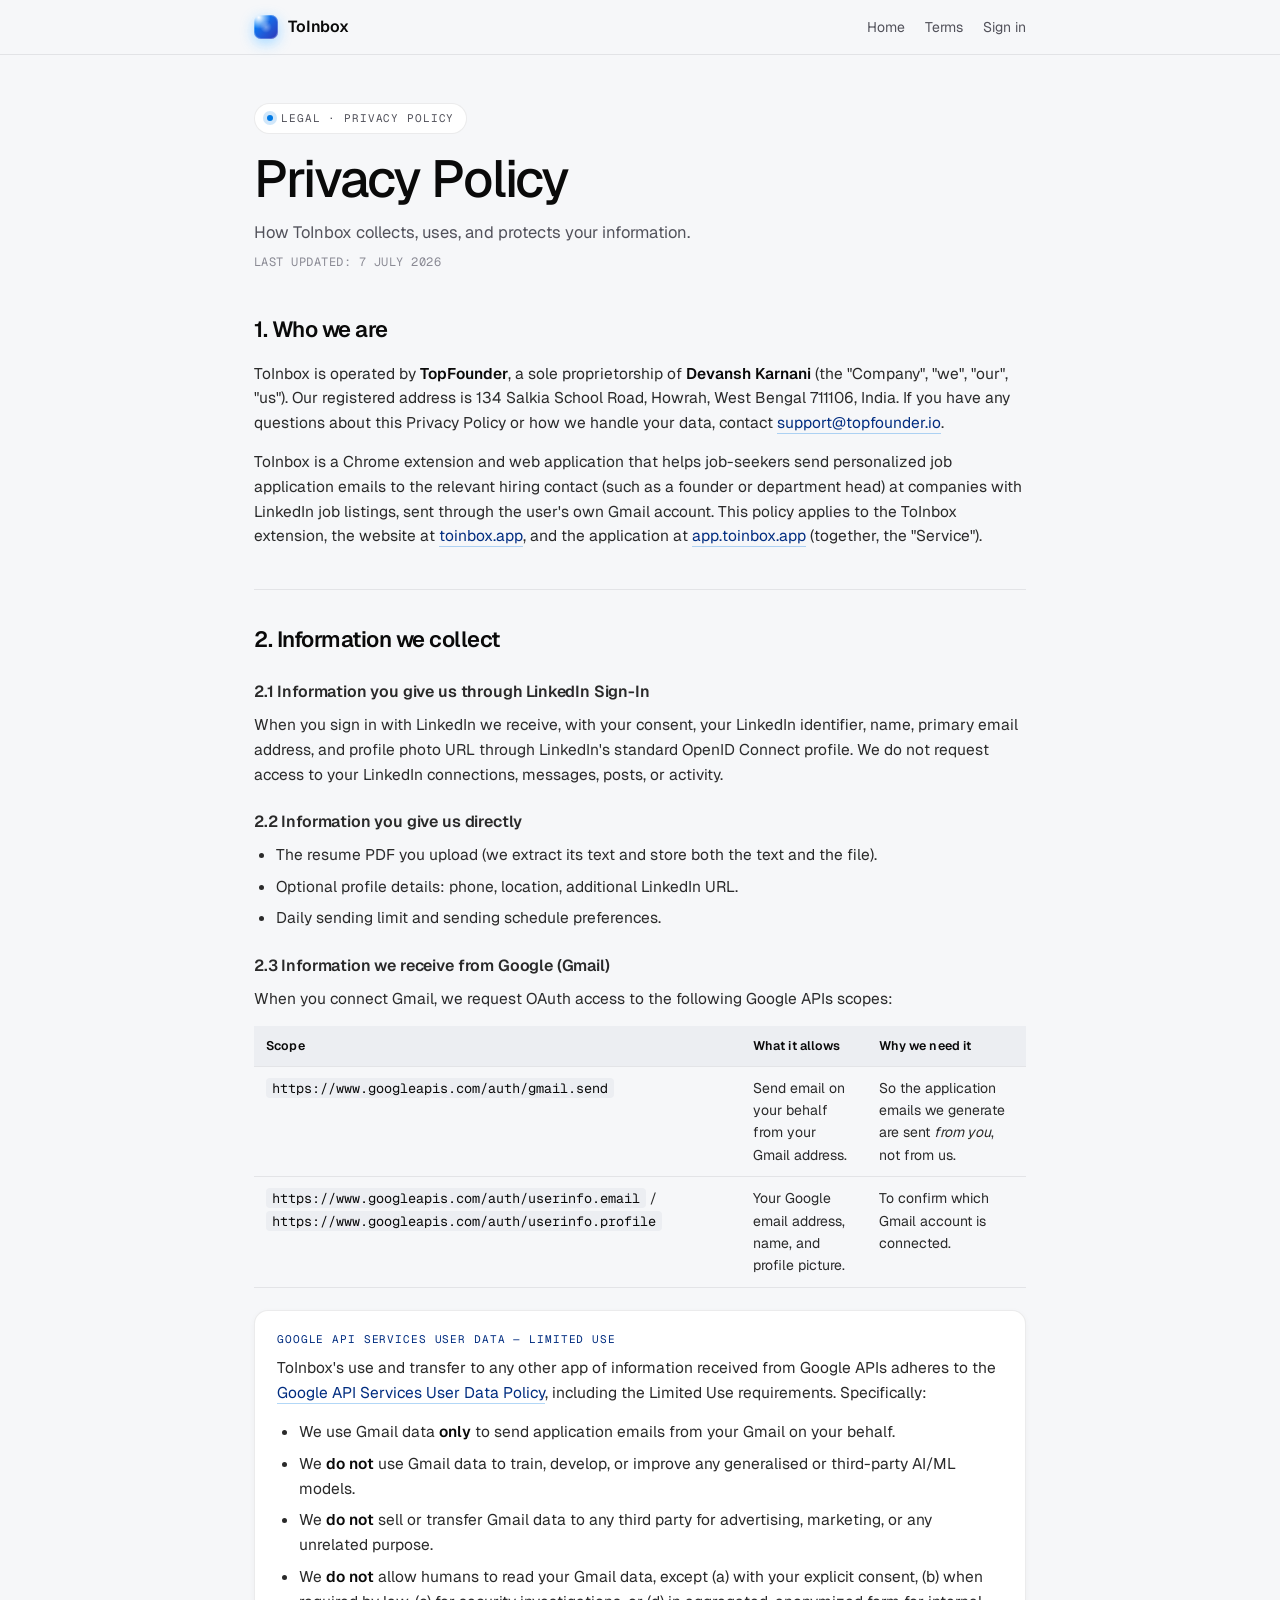
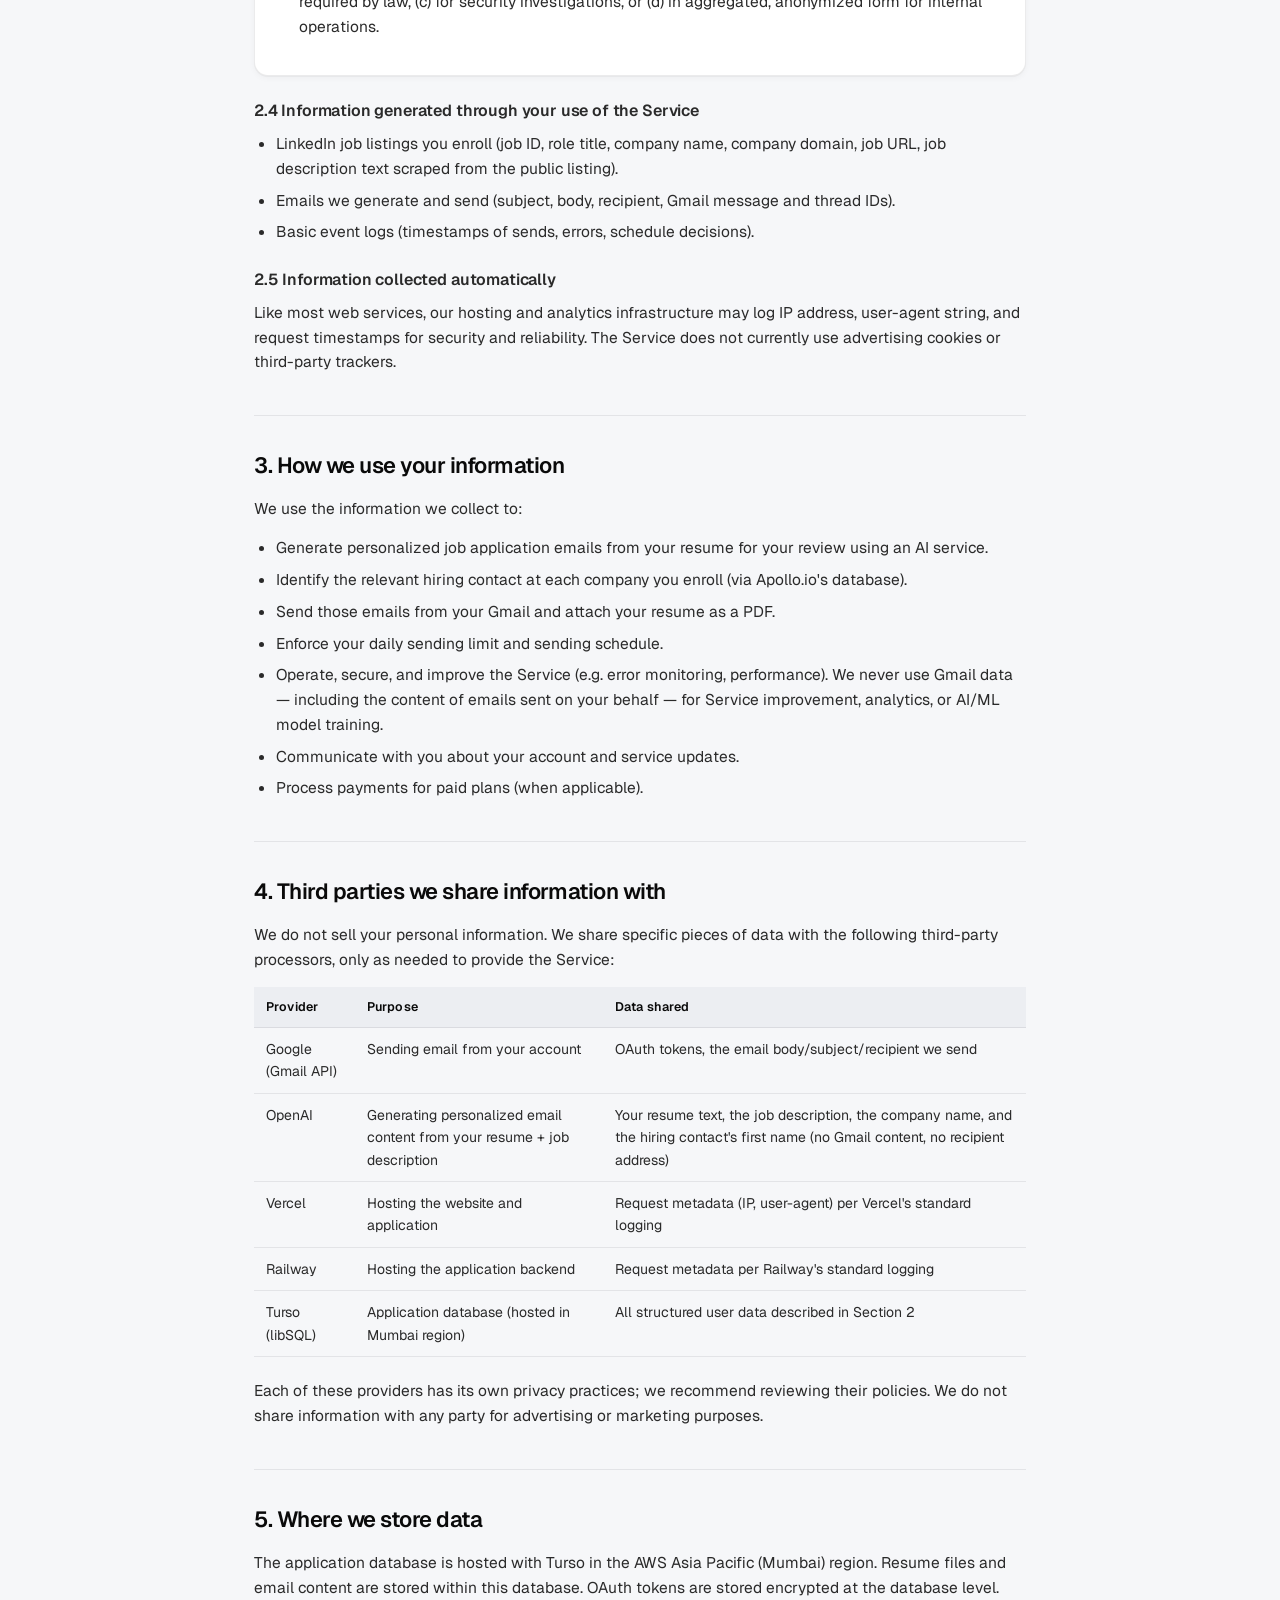
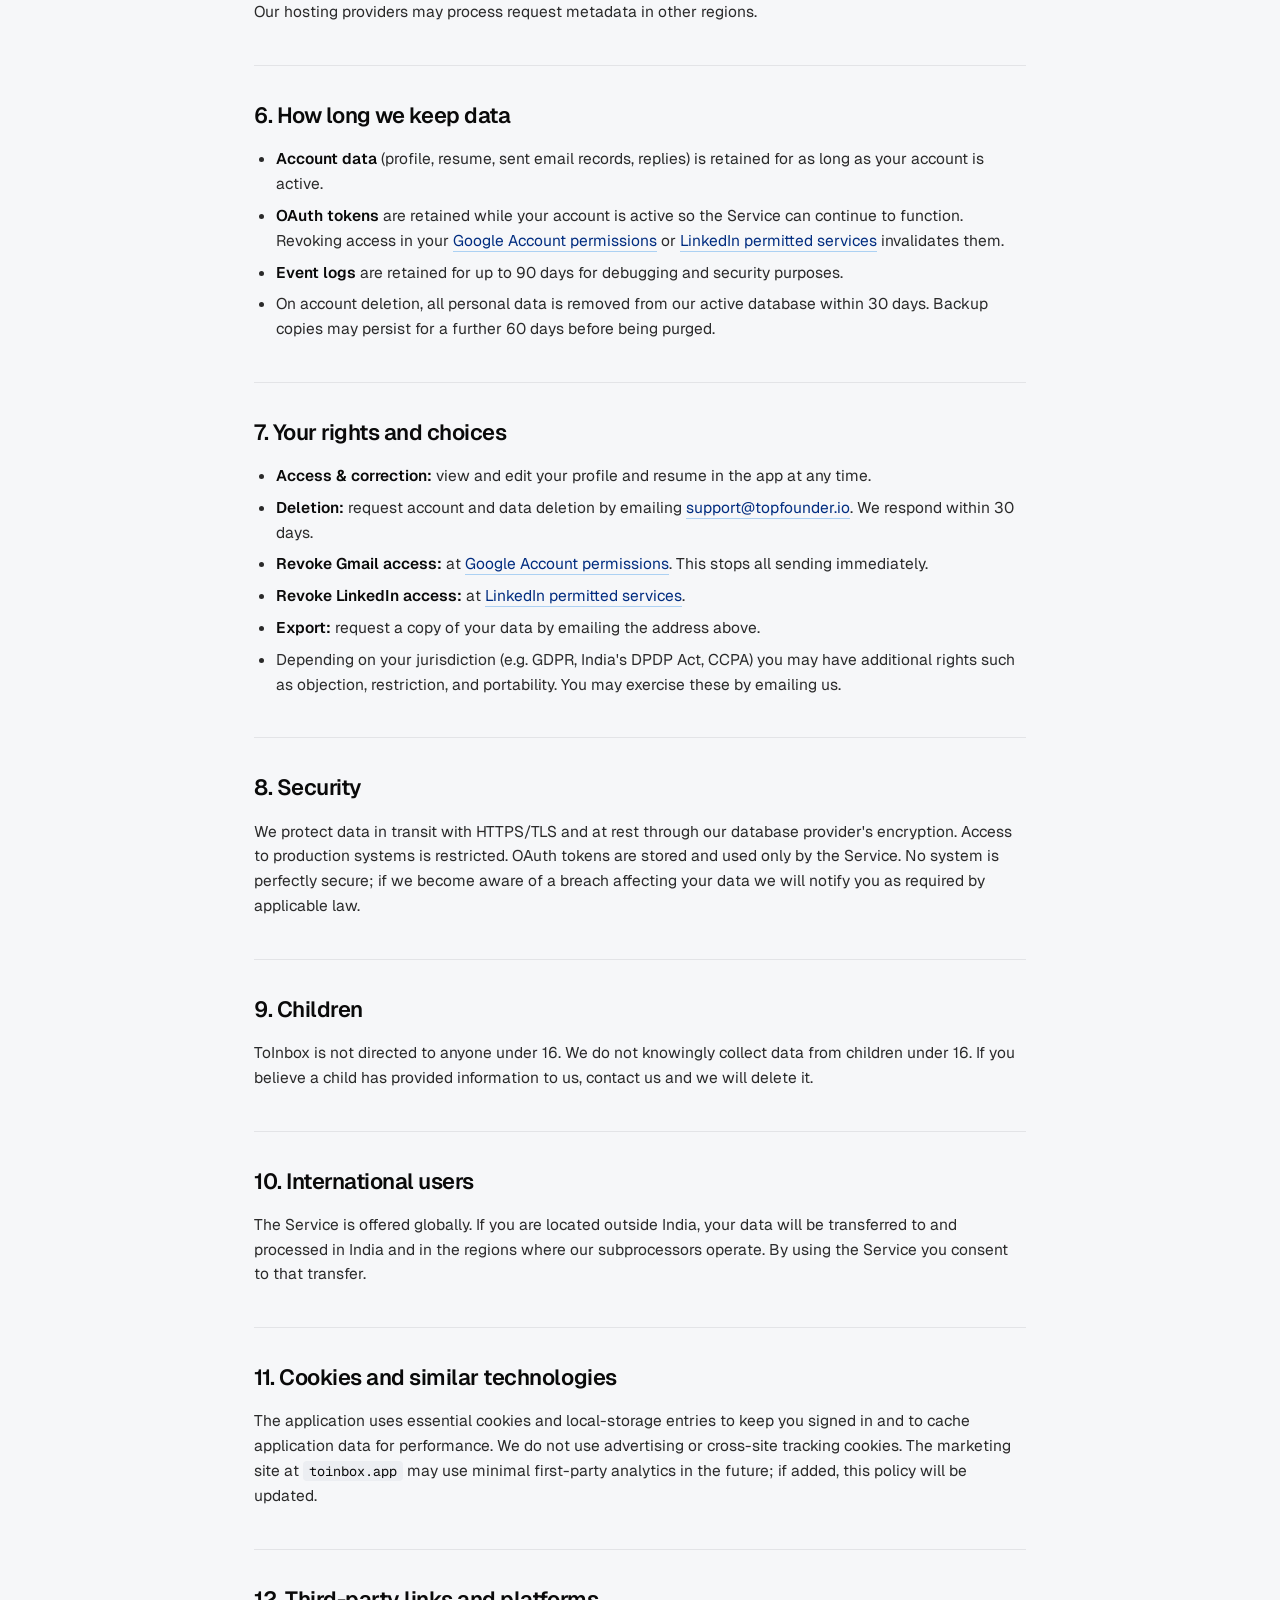
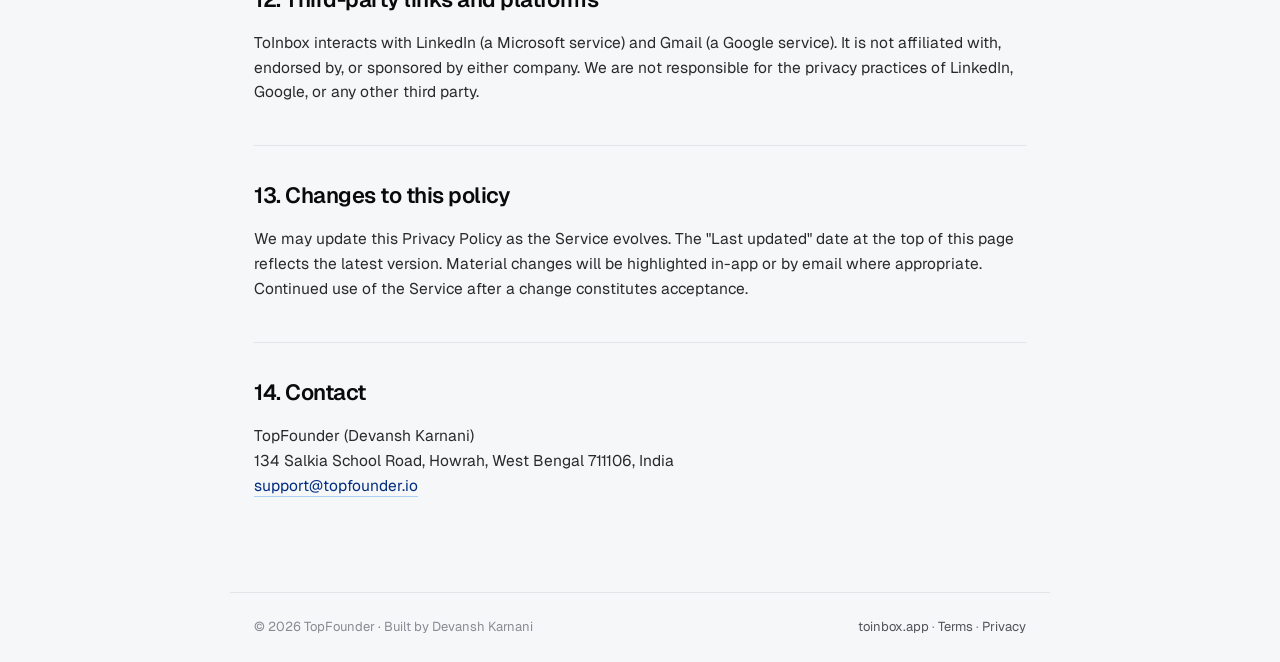
<file: privacy.html>
<!doctype html>
<html lang="en">
<head>
<meta charset="utf-8" />
<meta name="viewport" content="width=device-width, initial-scale=1" />
<title>Privacy Policy — ToInbox</title>
<link rel="preconnect" href="https://fonts.googleapis.com" />
<link rel="preconnect" href="https://fonts.gstatic.com" crossorigin />
<link href="https://fonts.googleapis.com/css2?family=Geist:wght@300;400;500;600;700&family=Geist+Mono:wght@400;500&display=swap" rel="stylesheet" />
<style>
  :root {
    --bg: #f6f7f9; --bg-elev: #ffffff; --bg-soft: #eceef2;
    --ink: #0a0a0a; --ink-2: #2a2a2a; --ink-3: #52525b; --ink-4: #8a8a94;
    --line: rgba(10,12,20,0.08); --line-2: rgba(10,12,20,0.14);
    --accent: oklch(0.58 0.19 252); --accent-ink: oklch(0.32 0.16 252);
    --font-sans: "Geist", ui-sans-serif, system-ui, -apple-system, sans-serif;
    --font-mono: "Geist Mono", ui-monospace, monospace;
    --shadow-1: 0 1px 0 rgba(10,10,10,0.04), 0 2px 6px rgba(10,10,10,0.04);
  }
  * { box-sizing: border-box; }
  html, body { margin: 0; padding: 0; }
  body { font-family: var(--font-sans); background: var(--bg); color: var(--ink); -webkit-font-smoothing: antialiased; line-height: 1.6; }
  a { color: var(--accent-ink); text-decoration: none; border-bottom: 1px solid color-mix(in oklab, var(--accent) 30%, transparent); }
  a:hover { color: var(--accent); }
  .nav { position: sticky; top: 0; z-index: 10; background: color-mix(in oklab, var(--bg) 92%, transparent); backdrop-filter: saturate(140%) blur(10px); border-bottom: 1px solid var(--line); }
  .nav-inner { max-width: 820px; margin: 0 auto; padding: 14px 24px; display: flex; align-items: center; justify-content: space-between; }
  .brand { display: inline-flex; align-items: center; gap: 10px; font-weight: 600; font-size: 16px; letter-spacing: -0.01em; color: var(--ink); }
  .brand-mark { width: 24px; height: 24px; border-radius: 7px; background: radial-gradient(120% 120% at 20% 10%, #fff 0%, transparent 40%), linear-gradient(135deg, oklch(0.65 0.21 252), oklch(0.42 0.2 270)); box-shadow: inset 0 0 0 1px rgba(255,255,255,0.25), 0 4px 14px oklch(0.7 0.21 252 / 0.35); position: relative; }
  .brand-mark::after { content: ""; position: absolute; inset: 5px; background: radial-gradient(60% 60% at 50% 50%, #fff 0%, transparent 70%); opacity: 0.4; border-radius: 5px; }
  .nav-links { display: flex; gap: 20px; font-size: 14px; color: var(--ink-3); }
  .nav-links a { color: inherit; border: none; }
  .nav-links a:hover { color: var(--ink); }
  main { max-width: 820px; margin: 0 auto; padding: 48px 24px 80px; }
  .eyebrow { display: inline-flex; align-items: center; gap: 8px; font-family: var(--font-mono); font-size: 11px; letter-spacing: 0.08em; text-transform: uppercase; color: var(--ink-3); padding: 6px 12px; border-radius: 999px; border: 1px solid var(--line); background: var(--bg-elev); margin-bottom: 18px; }
  .eyebrow .dot { width: 6px; height: 6px; border-radius: 50%; background: var(--accent); box-shadow: 0 0 0 4px color-mix(in oklab, var(--accent) 18%, transparent); }
  h1 { font-weight: 500; letter-spacing: -0.035em; line-height: 1.05; font-size: clamp(36px, 5vw, 52px); margin: 0 0 12px; }
  .lead { font-size: 16.5px; color: var(--ink-3); margin: 0 0 8px; }
  .meta { font-family: var(--font-mono); font-size: 12px; color: var(--ink-4); letter-spacing: 0.04em; text-transform: uppercase; margin-bottom: 36px; }
  h2 { font-weight: 600; letter-spacing: -0.022em; font-size: 22px; margin: 40px 0 14px; color: var(--ink); padding-top: 8px; border-top: 1px solid var(--line); padding-top: 32px; }
  h2:first-of-type { border-top: none; padding-top: 0; }
  h3 { font-weight: 600; font-size: 16px; margin: 22px 0 8px; color: var(--ink-2); letter-spacing: -0.01em; }
  p { margin: 0 0 14px; color: var(--ink-2); font-size: 15.5px; }
  ul, ol { margin: 0 0 16px; padding-left: 22px; color: var(--ink-2); font-size: 15.5px; }
  ul li, ol li { margin-bottom: 7px; }
  strong { color: var(--ink); font-weight: 600; }
  .callout { background: var(--bg-elev); border: 1px solid var(--line); border-radius: 14px; padding: 20px 22px; margin: 22px 0; box-shadow: var(--shadow-1); }
  .callout-title { font-family: var(--font-mono); font-size: 11px; letter-spacing: 0.08em; text-transform: uppercase; color: var(--accent-ink); margin-bottom: 8px; }
  table { width: 100%; border-collapse: collapse; margin: 12px 0 22px; font-size: 14px; }
  th, td { text-align: left; padding: 10px 12px; border-bottom: 1px solid var(--line); vertical-align: top; color: var(--ink-2); }
  th { font-weight: 600; color: var(--ink); background: var(--bg-soft); font-size: 12.5px; letter-spacing: 0.01em; }
  footer { max-width: 820px; margin: 0 auto; padding: 24px; border-top: 1px solid var(--line); color: var(--ink-4); font-size: 13px; display: flex; justify-content: space-between; flex-wrap: wrap; gap: 12px; }
  footer a { color: var(--ink-3); border: none; }
  code { font-family: var(--font-mono); font-size: 13.5px; background: var(--bg-soft); padding: 1px 6px; border-radius: 4px; color: var(--ink); }
</style>
</head>
<body>

<nav class="nav">
  <div class="nav-inner">
    <a href="/" class="brand" style="border:none;"><span class="brand-mark"></span> ToInbox</a>
    <div class="nav-links">
      <a href="/">Home</a>
      <a href="/terms.html">Terms</a>
      <a href="https://app.toinbox.app">Sign in</a>
    </div>
  </div>
</nav>

<main>
  <span class="eyebrow"><span class="dot"></span>Legal · privacy policy</span>
  <h1>Privacy Policy</h1>
  <p class="lead">How ToInbox collects, uses, and protects your information.</p>
  <p class="meta">Last updated: 7 July 2026</p>

  <h2>1. Who we are</h2>
  <p>
    ToInbox is operated by <strong>TopFounder</strong>, a sole proprietorship of
    <strong>Devansh Karnani</strong> (the "Company", "we", "our", "us"). Our registered address is
    134 Salkia School Road, Howrah, West Bengal 711106, India. If you have any questions about this
    Privacy Policy or how we handle your data, contact
    <a href="mailto:support@topfounder.io">support@topfounder.io</a>.
  </p>
  <p>
    ToInbox is a Chrome extension and web application that helps job-seekers send personalized
    job application emails to the relevant hiring contact (such as a founder or department head) at companies with LinkedIn job listings, sent through the user's own Gmail
    account. This policy applies to the ToInbox extension, the website at
    <a href="https://toinbox.app">toinbox.app</a>, and the application at
    <a href="https://app.toinbox.app">app.toinbox.app</a> (together, the "Service").
  </p>

  <h2>2. Information we collect</h2>

  <h3>2.1 Information you give us through LinkedIn Sign-In</h3>
  <p>
    When you sign in with LinkedIn we receive, with your consent, your LinkedIn identifier, name,
    primary email address, and profile photo URL through LinkedIn's standard OpenID Connect
    profile. We do not request access to your LinkedIn connections, messages, posts, or activity.
  </p>

  <h3>2.2 Information you give us directly</h3>
  <ul>
    <li>The resume PDF you upload (we extract its text and store both the text and the file).</li>
    <li>Optional profile details: phone, location, additional LinkedIn URL.</li>
    <li>Daily sending limit and sending schedule preferences.</li>
  </ul>

  <h3>2.3 Information we receive from Google (Gmail)</h3>
  <p>
    When you connect Gmail, we request OAuth access to the following Google APIs scopes:
  </p>
  <table>
    <thead><tr><th>Scope</th><th>What it allows</th><th>Why we need it</th></tr></thead>
    <tbody>
      <tr>
        <td><code>https://www.googleapis.com/auth/gmail.send</code></td>
        <td>Send email on your behalf from your Gmail address.</td>
        <td>So the application emails we generate are sent <em>from you</em>, not from us.</td>
      </tr>
      <tr>
        <td><code>https://www.googleapis.com/auth/userinfo.email</code> / <code>https://www.googleapis.com/auth/userinfo.profile</code></td>
        <td>Your Google email address, name, and profile picture.</td>
        <td>To confirm which Gmail account is connected.</td>
      </tr>
    </tbody>
  </table>

  <div class="callout">
    <div class="callout-title">Google API Services User Data — limited use</div>
    <p>
      ToInbox's use and transfer to any other app of information received from Google APIs adheres
      to the
      <a href="https://developers.google.com/terms/api-services-user-data-policy">Google API Services User Data Policy</a>,
      including the Limited Use requirements. Specifically:
    </p>
    <ul>
      <li>We use Gmail data <strong>only</strong> to send application emails from your Gmail on your behalf.</li>
      <li>We <strong>do not</strong> use Gmail data to train, develop, or improve any generalised or third-party AI/ML models.</li>
      <li>We <strong>do not</strong> sell or transfer Gmail data to any third party for advertising, marketing, or any unrelated purpose.</li>
      <li>We <strong>do not</strong> allow humans to read your Gmail data, except (a) with your explicit consent, (b) when required by law, (c) for security investigations, or (d) in aggregated, anonymized form for internal operations.</li>
    </ul>
  </div>

  <h3>2.4 Information generated through your use of the Service</h3>
  <ul>
    <li>LinkedIn job listings you enroll (job ID, role title, company name, company domain, job URL, job description text scraped from the public listing).</li>
    <li>Emails we generate and send (subject, body, recipient, Gmail message and thread IDs).</li>
    <li>Basic event logs (timestamps of sends, errors, schedule decisions).</li>
  </ul>

  <h3>2.5 Information collected automatically</h3>
  <p>
    Like most web services, our hosting and analytics infrastructure may log IP address, user-agent
    string, and request timestamps for security and reliability. The Service does not currently use
    advertising cookies or third-party trackers.
  </p>

  <h2>3. How we use your information</h2>
  <p>We use the information we collect to:</p>
  <ul>
    <li>Generate personalized job application emails from your resume for your review using an AI service.</li>
    <li>Identify the relevant hiring contact at each company you enroll (via Apollo.io's database).</li>
    <li>Send those emails from your Gmail and attach your resume as a PDF.</li>
    <li>Enforce your daily sending limit and sending schedule.</li>
    <li>Operate, secure, and improve the Service (e.g. error monitoring, performance). We never use Gmail data — including the content of emails sent on your behalf — for Service improvement, analytics, or AI/ML model training.</li>
    <li>Communicate with you about your account and service updates.</li>
    <li>Process payments for paid plans (when applicable).</li>
  </ul>

  <h2>4. Third parties we share information with</h2>
  <p>
    We do not sell your personal information. We share specific pieces of data with the following
    third-party processors, only as needed to provide the Service:
  </p>
  <table>
    <thead><tr><th>Provider</th><th>Purpose</th><th>Data shared</th></tr></thead>
    <tbody>
      <tr><td>Google (Gmail API)</td><td>Sending email from your account</td><td>OAuth tokens, the email body/subject/recipient we send</td></tr>
      <tr><td>OpenAI</td><td>Generating personalized email content from your resume + job description</td><td>Your resume text, the job description, the company name, and the hiring contact's first name (no Gmail content, no recipient address)</td></tr>
      <tr><td>Vercel</td><td>Hosting the website and application</td><td>Request metadata (IP, user-agent) per Vercel's standard logging</td></tr>
      <tr><td>Railway</td><td>Hosting the application backend</td><td>Request metadata per Railway's standard logging</td></tr>
      <tr><td>Turso (libSQL)</td><td>Application database (hosted in Mumbai region)</td><td>All structured user data described in Section 2</td></tr>
    </tbody>
  </table>
  <p>
    Each of these providers has its own privacy practices; we recommend reviewing their policies.
    We do not share information with any party for advertising or marketing purposes.
  </p>

  <h2>5. Where we store data</h2>
  <p>
    The application database is hosted with Turso in the AWS Asia Pacific (Mumbai) region. Resume
    files and email content are stored within this database. OAuth tokens are stored encrypted at
    the database level. Our hosting providers may process request metadata in other regions.
  </p>

  <h2>6. How long we keep data</h2>
  <ul>
    <li><strong>Account data</strong> (profile, resume, sent email records, replies) is retained for as long as your account is active.</li>
    <li><strong>OAuth tokens</strong> are retained while your account is active so the Service can continue to function. Revoking access in your <a href="https://myaccount.google.com/permissions">Google Account permissions</a> or <a href="https://www.linkedin.com/psettings/permitted-services">LinkedIn permitted services</a> invalidates them.</li>
    <li><strong>Event logs</strong> are retained for up to 90 days for debugging and security purposes.</li>
    <li>On account deletion, all personal data is removed from our active database within 30 days. Backup copies may persist for a further 60 days before being purged.</li>
  </ul>

  <h2>7. Your rights and choices</h2>
  <ul>
    <li><strong>Access &amp; correction:</strong> view and edit your profile and resume in the app at any time.</li>
    <li><strong>Deletion:</strong> request account and data deletion by emailing <a href="mailto:support@topfounder.io">support@topfounder.io</a>. We respond within 30 days.</li>
    <li><strong>Revoke Gmail access:</strong> at <a href="https://myaccount.google.com/permissions">Google Account permissions</a>. This stops all sending immediately.</li>
    <li><strong>Revoke LinkedIn access:</strong> at <a href="https://www.linkedin.com/psettings/permitted-services">LinkedIn permitted services</a>.</li>
    <li><strong>Export:</strong> request a copy of your data by emailing the address above.</li>
    <li>Depending on your jurisdiction (e.g. GDPR, India's DPDP Act, CCPA) you may have additional rights such as objection, restriction, and portability. You may exercise these by emailing us.</li>
  </ul>

  <h2>8. Security</h2>
  <p>
    We protect data in transit with HTTPS/TLS and at rest through our database provider's
    encryption. Access to production systems is restricted. OAuth tokens are stored and used only
    by the Service. No system is perfectly secure; if we become aware of a breach affecting your
    data we will notify you as required by applicable law.
  </p>

  <h2>9. Children</h2>
  <p>
    ToInbox is not directed to anyone under 16. We do not knowingly collect data from children
    under 16. If you believe a child has provided information to us, contact us and we will delete it.
  </p>

  <h2>10. International users</h2>
  <p>
    The Service is offered globally. If you are located outside India, your data will be transferred
    to and processed in India and in the regions where our subprocessors operate. By using the
    Service you consent to that transfer.
  </p>

  <h2>11. Cookies and similar technologies</h2>
  <p>
    The application uses essential cookies and local-storage entries to keep you signed in and to
    cache application data for performance. We do not use advertising or cross-site tracking
    cookies. The marketing site at <code>toinbox.app</code> may use minimal first-party analytics
    in the future; if added, this policy will be updated.
  </p>

  <h2>12. Third-party links and platforms</h2>
  <p>
    ToInbox interacts with LinkedIn (a Microsoft service) and Gmail (a Google service). It is not
    affiliated with, endorsed by, or sponsored by either company. We are not responsible for the
    privacy practices of LinkedIn, Google, or any other third party.
  </p>

  <h2>13. Changes to this policy</h2>
  <p>
    We may update this Privacy Policy as the Service evolves. The "Last updated" date at the top of
    this page reflects the latest version. Material changes will be highlighted in-app or by email
    where appropriate. Continued use of the Service after a change constitutes acceptance.
  </p>

  <h2>14. Contact</h2>
  <p>
    TopFounder (Devansh Karnani)<br />
    134 Salkia School Road, Howrah, West Bengal 711106, India<br />
    <a href="mailto:support@topfounder.io">support@topfounder.io</a>
  </p>
</main>

<footer>
  <span>© 2026 TopFounder · Built by Devansh Karnani</span>
  <span><a href="/">toinbox.app</a> · <a href="/terms.html">Terms</a> · <a href="/privacy.html">Privacy</a></span>
</footer>

</body>
</html>
</file>
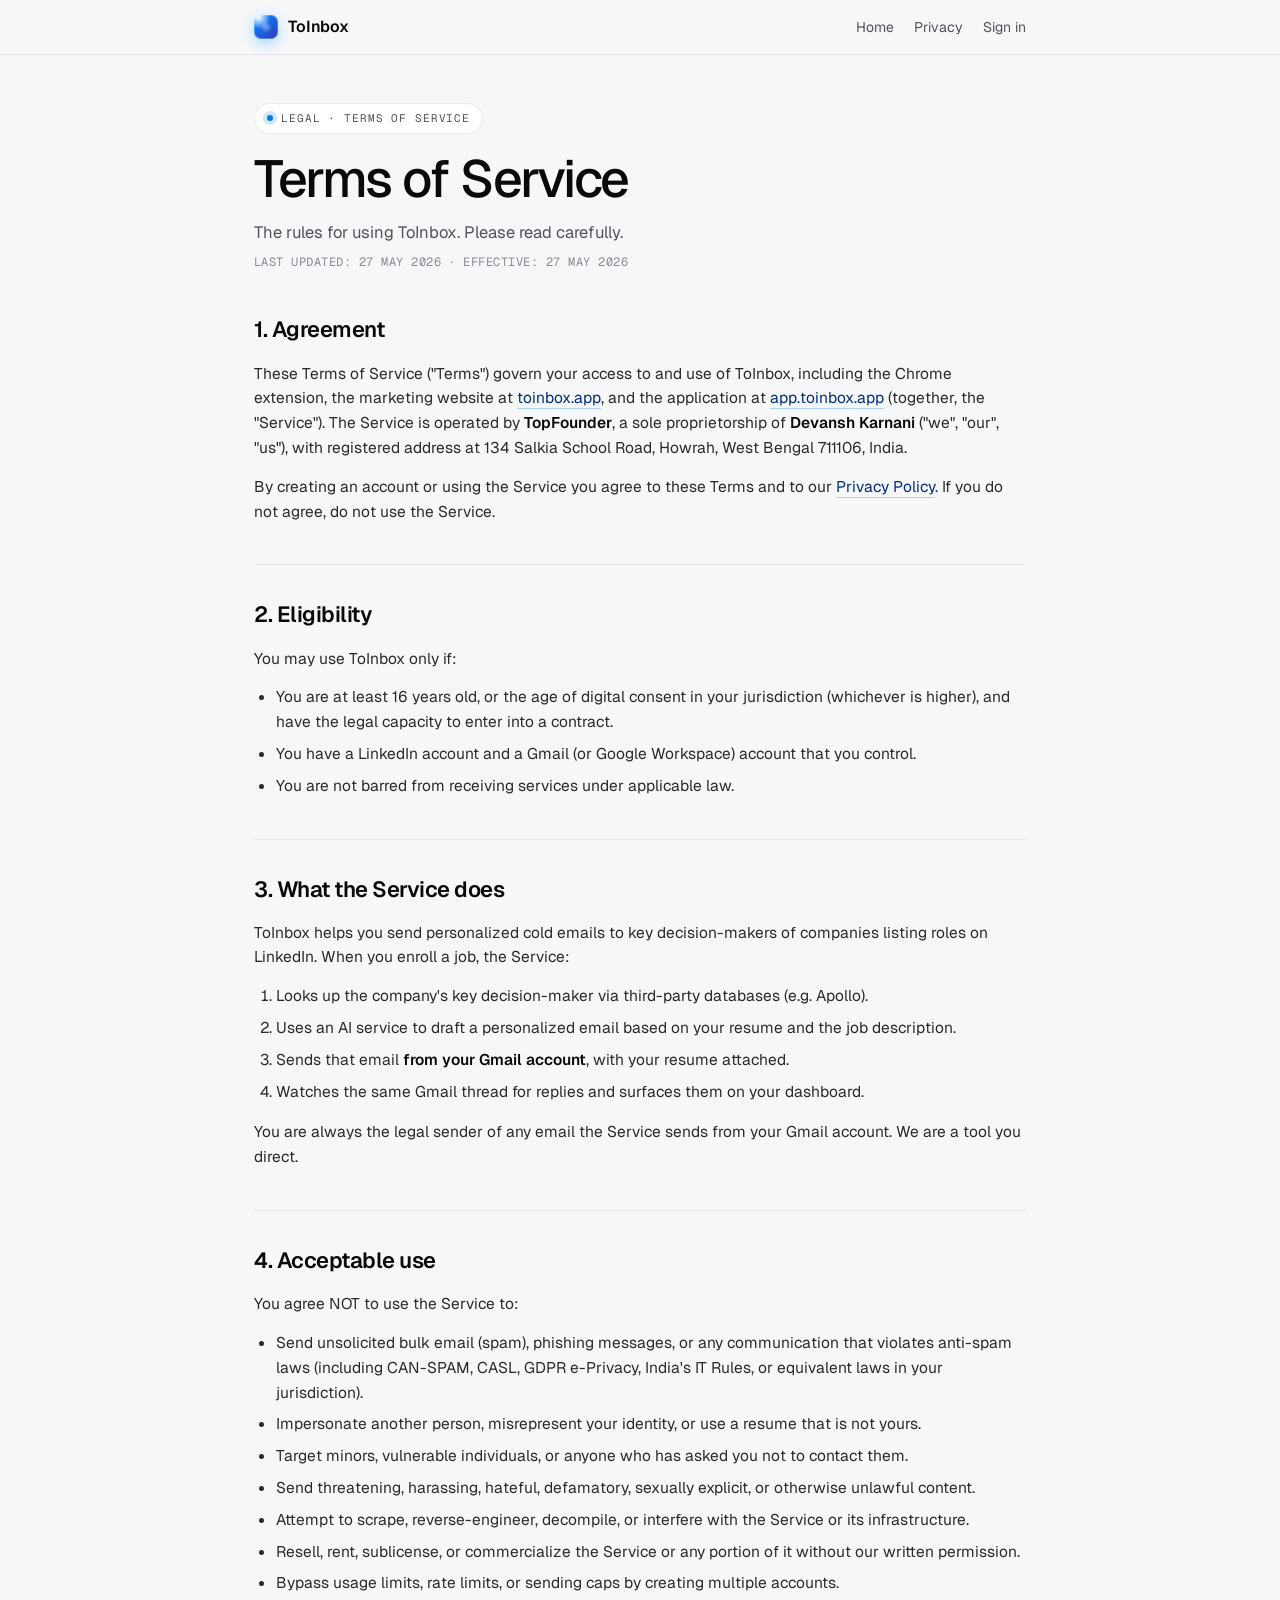
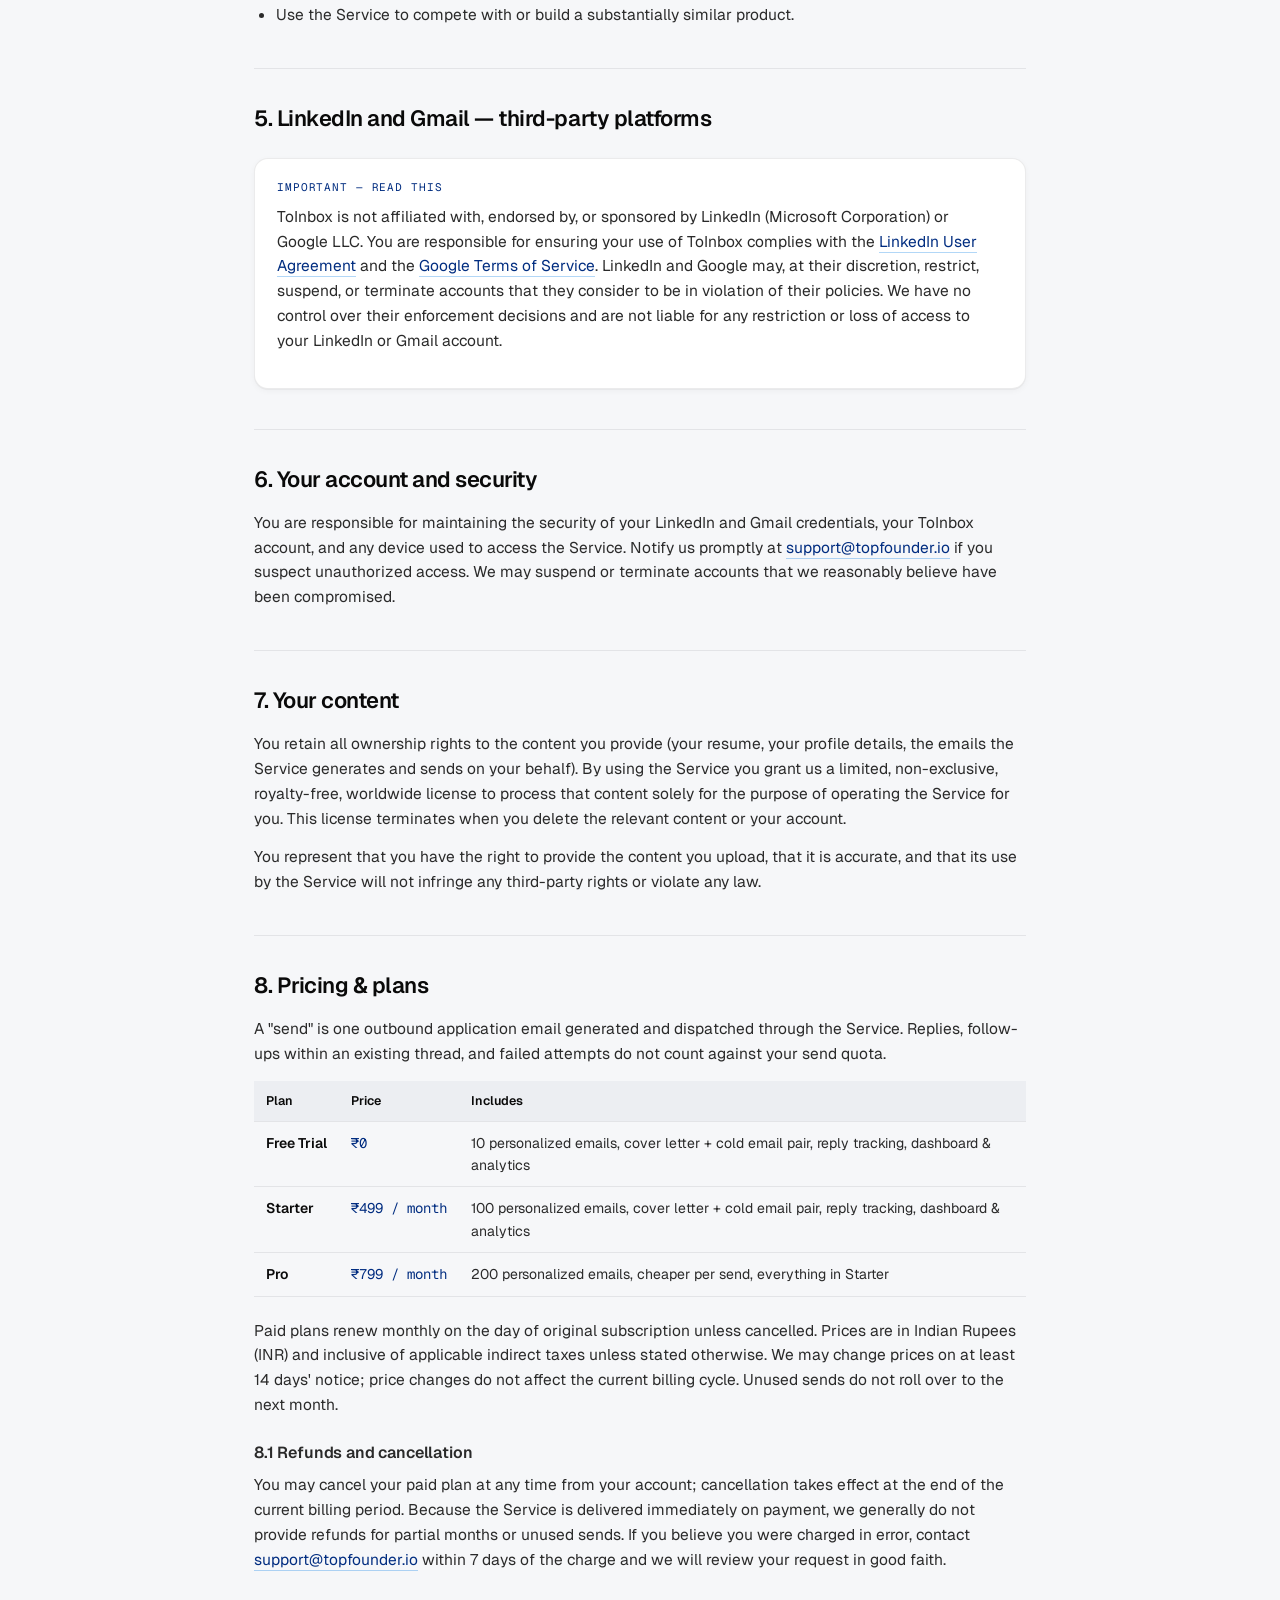
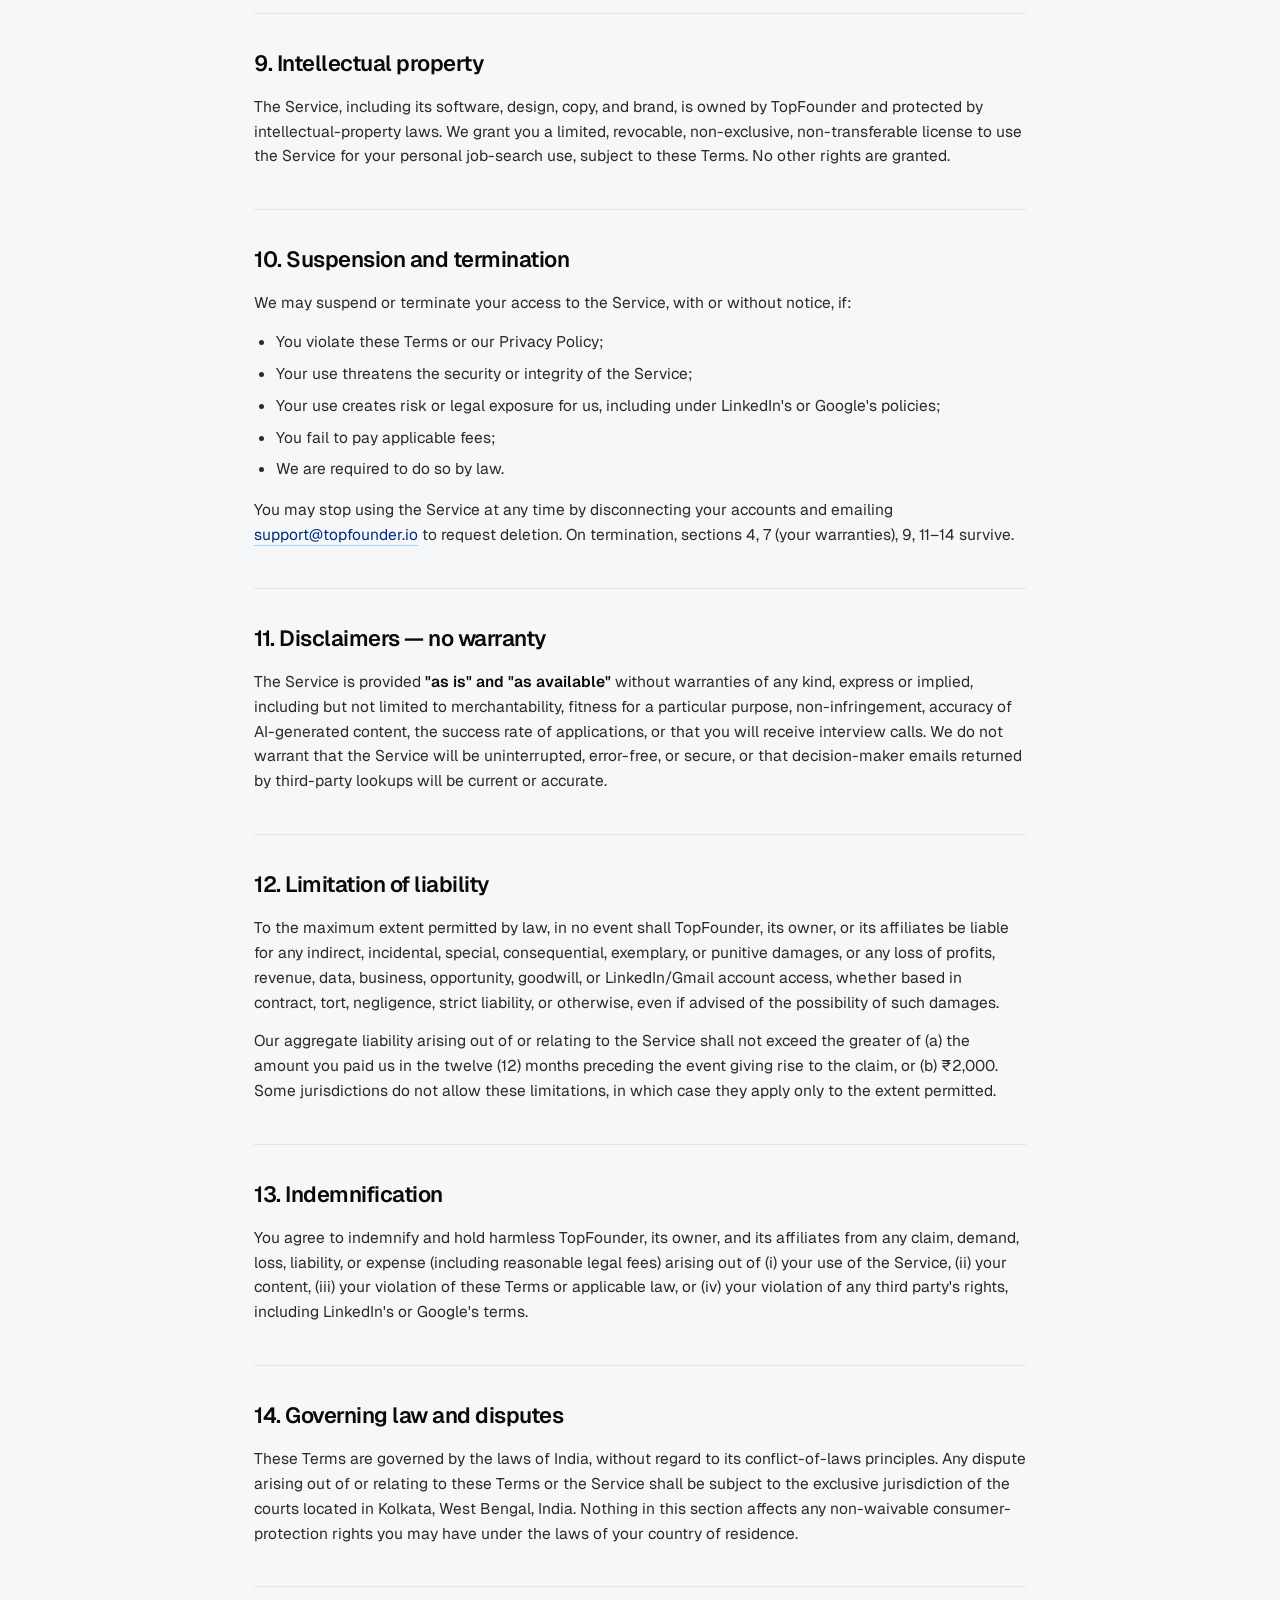
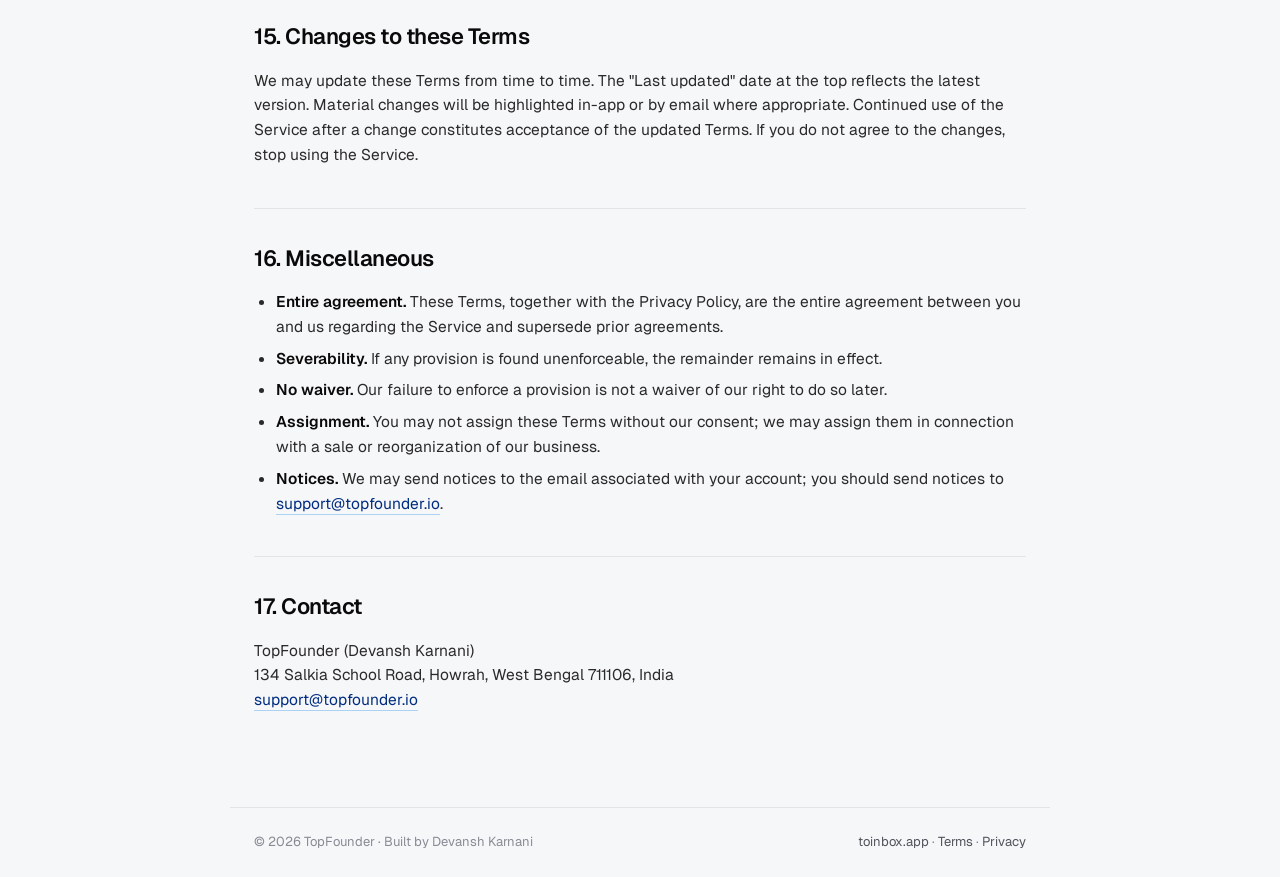
<file: terms.html>
<!doctype html>
<html lang="en">
<head>
<meta charset="utf-8" />
<meta name="viewport" content="width=device-width, initial-scale=1" />
<title>Terms of Service — ToInbox</title>
<link rel="preconnect" href="https://fonts.googleapis.com" />
<link rel="preconnect" href="https://fonts.gstatic.com" crossorigin />
<link href="https://fonts.googleapis.com/css2?family=Geist:wght@300;400;500;600;700&family=Geist+Mono:wght@400;500&display=swap" rel="stylesheet" />
<style>
  :root {
    --bg: #f6f7f9; --bg-elev: #ffffff; --bg-soft: #eceef2;
    --ink: #0a0a0a; --ink-2: #2a2a2a; --ink-3: #52525b; --ink-4: #8a8a94;
    --line: rgba(10,12,20,0.08); --line-2: rgba(10,12,20,0.14);
    --accent: oklch(0.58 0.19 252); --accent-ink: oklch(0.32 0.16 252);
    --font-sans: "Geist", ui-sans-serif, system-ui, -apple-system, sans-serif;
    --font-mono: "Geist Mono", ui-monospace, monospace;
    --shadow-1: 0 1px 0 rgba(10,10,10,0.04), 0 2px 6px rgba(10,10,10,0.04);
  }
  * { box-sizing: border-box; }
  html, body { margin: 0; padding: 0; }
  body { font-family: var(--font-sans); background: var(--bg); color: var(--ink); -webkit-font-smoothing: antialiased; line-height: 1.6; }
  a { color: var(--accent-ink); text-decoration: none; border-bottom: 1px solid color-mix(in oklab, var(--accent) 30%, transparent); }
  a:hover { color: var(--accent); }
  .nav { position: sticky; top: 0; z-index: 10; background: color-mix(in oklab, var(--bg) 92%, transparent); backdrop-filter: saturate(140%) blur(10px); border-bottom: 1px solid var(--line); }
  .nav-inner { max-width: 820px; margin: 0 auto; padding: 14px 24px; display: flex; align-items: center; justify-content: space-between; }
  .brand { display: inline-flex; align-items: center; gap: 10px; font-weight: 600; font-size: 16px; letter-spacing: -0.01em; color: var(--ink); }
  .brand-mark { width: 24px; height: 24px; border-radius: 7px; background: radial-gradient(120% 120% at 20% 10%, #fff 0%, transparent 40%), linear-gradient(135deg, oklch(0.65 0.21 252), oklch(0.42 0.2 270)); box-shadow: inset 0 0 0 1px rgba(255,255,255,0.25), 0 4px 14px oklch(0.7 0.21 252 / 0.35); position: relative; }
  .brand-mark::after { content: ""; position: absolute; inset: 5px; background: radial-gradient(60% 60% at 50% 50%, #fff 0%, transparent 70%); opacity: 0.4; border-radius: 5px; }
  .nav-links { display: flex; gap: 20px; font-size: 14px; color: var(--ink-3); }
  .nav-links a { color: inherit; border: none; }
  .nav-links a:hover { color: var(--ink); }
  main { max-width: 820px; margin: 0 auto; padding: 48px 24px 80px; }
  .eyebrow { display: inline-flex; align-items: center; gap: 8px; font-family: var(--font-mono); font-size: 11px; letter-spacing: 0.08em; text-transform: uppercase; color: var(--ink-3); padding: 6px 12px; border-radius: 999px; border: 1px solid var(--line); background: var(--bg-elev); margin-bottom: 18px; }
  .eyebrow .dot { width: 6px; height: 6px; border-radius: 50%; background: var(--accent); box-shadow: 0 0 0 4px color-mix(in oklab, var(--accent) 18%, transparent); }
  h1 { font-weight: 500; letter-spacing: -0.035em; line-height: 1.05; font-size: clamp(36px, 5vw, 52px); margin: 0 0 12px; }
  .lead { font-size: 16.5px; color: var(--ink-3); margin: 0 0 8px; }
  .meta { font-family: var(--font-mono); font-size: 12px; color: var(--ink-4); letter-spacing: 0.04em; text-transform: uppercase; margin-bottom: 36px; }
  h2 { font-weight: 600; letter-spacing: -0.022em; font-size: 22px; margin: 40px 0 14px; color: var(--ink); border-top: 1px solid var(--line); padding-top: 32px; }
  h2:first-of-type { border-top: none; padding-top: 0; }
  h3 { font-weight: 600; font-size: 16px; margin: 22px 0 8px; color: var(--ink-2); letter-spacing: -0.01em; }
  p { margin: 0 0 14px; color: var(--ink-2); font-size: 15.5px; }
  ul, ol { margin: 0 0 16px; padding-left: 22px; color: var(--ink-2); font-size: 15.5px; }
  ul li, ol li { margin-bottom: 7px; }
  strong { color: var(--ink); font-weight: 600; }
  .callout { background: var(--bg-elev); border: 1px solid var(--line); border-radius: 14px; padding: 20px 22px; margin: 22px 0; box-shadow: var(--shadow-1); }
  .callout-title { font-family: var(--font-mono); font-size: 11px; letter-spacing: 0.08em; text-transform: uppercase; color: var(--accent-ink); margin-bottom: 8px; }
  table { width: 100%; border-collapse: collapse; margin: 12px 0 22px; font-size: 14px; }
  th, td { text-align: left; padding: 10px 12px; border-bottom: 1px solid var(--line); vertical-align: top; color: var(--ink-2); }
  th { font-weight: 600; color: var(--ink); background: var(--bg-soft); font-size: 12.5px; }
  .price-row td:first-child { font-weight: 600; color: var(--ink); white-space: nowrap; }
  .price-amt { font-family: var(--font-mono); white-space: nowrap; color: var(--accent-ink); }
  footer { max-width: 820px; margin: 0 auto; padding: 24px; border-top: 1px solid var(--line); color: var(--ink-4); font-size: 13px; display: flex; justify-content: space-between; flex-wrap: wrap; gap: 12px; }
  footer a { color: var(--ink-3); border: none; }
  code { font-family: var(--font-mono); font-size: 13.5px; background: var(--bg-soft); padding: 1px 6px; border-radius: 4px; color: var(--ink); }
</style>
</head>
<body>

<nav class="nav">
  <div class="nav-inner">
    <a href="/" class="brand" style="border:none;"><span class="brand-mark"></span> ToInbox</a>
    <div class="nav-links">
      <a href="/">Home</a>
      <a href="/privacy.html">Privacy</a>
      <a href="https://app.toinbox.app">Sign in</a>
    </div>
  </div>
</nav>

<main>
  <span class="eyebrow"><span class="dot"></span>Legal · terms of service</span>
  <h1>Terms of Service</h1>
  <p class="lead">The rules for using ToInbox. Please read carefully.</p>
  <p class="meta">Last updated: 27 May 2026 · Effective: 27 May 2026</p>

  <h2>1. Agreement</h2>
  <p>
    These Terms of Service ("Terms") govern your access to and use of ToInbox, including the Chrome
    extension, the marketing website at <a href="https://toinbox.app">toinbox.app</a>, and the
    application at <a href="https://app.toinbox.app">app.toinbox.app</a> (together, the "Service").
    The Service is operated by <strong>TopFounder</strong>, a sole proprietorship of
    <strong>Devansh Karnani</strong> ("we", "our", "us"), with registered address at 134 Salkia
    School Road, Howrah, West Bengal 711106, India.
  </p>
  <p>
    By creating an account or using the Service you agree to these Terms and to our
    <a href="/privacy.html">Privacy Policy</a>. If you do not agree, do not use the Service.
  </p>

  <h2>2. Eligibility</h2>
  <p>You may use ToInbox only if:</p>
  <ul>
    <li>You are at least 16 years old, or the age of digital consent in your jurisdiction (whichever is higher), and have the legal capacity to enter into a contract.</li>
    <li>You have a LinkedIn account and a Gmail (or Google Workspace) account that you control.</li>
    <li>You are not barred from receiving services under applicable law.</li>
  </ul>

  <h2>3. What the Service does</h2>
  <p>
    ToInbox helps you send personalized cold emails to key decision-makers of companies listing roles on
    LinkedIn. When you enroll a job, the Service:
  </p>
  <ol>
    <li>Looks up the company's key decision-maker via third-party databases (e.g. Apollo).</li>
    <li>Uses an AI service to draft a personalized email based on your resume and the job description.</li>
    <li>Sends that email <strong>from your Gmail account</strong>, with your resume attached.</li>
    <li>Watches the same Gmail thread for replies and surfaces them on your dashboard.</li>
  </ol>
  <p>
    You are always the legal sender of any email the Service sends from your Gmail account. We are
    a tool you direct.
  </p>

  <h2>4. Acceptable use</h2>
  <p>You agree NOT to use the Service to:</p>
  <ul>
    <li>Send unsolicited bulk email (spam), phishing messages, or any communication that violates anti-spam laws (including CAN-SPAM, CASL, GDPR e-Privacy, India's IT Rules, or equivalent laws in your jurisdiction).</li>
    <li>Impersonate another person, misrepresent your identity, or use a resume that is not yours.</li>
    <li>Target minors, vulnerable individuals, or anyone who has asked you not to contact them.</li>
    <li>Send threatening, harassing, hateful, defamatory, sexually explicit, or otherwise unlawful content.</li>
    <li>Attempt to scrape, reverse-engineer, decompile, or interfere with the Service or its infrastructure.</li>
    <li>Resell, rent, sublicense, or commercialize the Service or any portion of it without our written permission.</li>
    <li>Bypass usage limits, rate limits, or sending caps by creating multiple accounts.</li>
    <li>Use the Service to compete with or build a substantially similar product.</li>
  </ul>

  <h2>5. LinkedIn and Gmail — third-party platforms</h2>
  <div class="callout">
    <div class="callout-title">Important — read this</div>
    <p>
      ToInbox is not affiliated with, endorsed by, or sponsored by LinkedIn (Microsoft Corporation)
      or Google LLC. You are responsible for ensuring your use of ToInbox complies with the
      <a href="https://www.linkedin.com/legal/user-agreement">LinkedIn User Agreement</a> and the
      <a href="https://policies.google.com/terms">Google Terms of Service</a>. LinkedIn and Google
      may, at their discretion, restrict, suspend, or terminate accounts that they consider to be
      in violation of their policies. We have no control over their enforcement decisions and are
      not liable for any restriction or loss of access to your LinkedIn or Gmail account.
    </p>
  </div>

  <h2>6. Your account and security</h2>
  <p>
    You are responsible for maintaining the security of your LinkedIn and Gmail credentials, your
    ToInbox account, and any device used to access the Service. Notify us promptly at
    <a href="mailto:support@topfounder.io">support@topfounder.io</a> if you suspect unauthorized
    access. We may suspend or terminate accounts that we reasonably believe have been compromised.
  </p>

  <h2>7. Your content</h2>
  <p>
    You retain all ownership rights to the content you provide (your resume, your profile details,
    the emails the Service generates and sends on your behalf). By using the Service you grant us a
    limited, non-exclusive, royalty-free, worldwide license to process that content solely for the
    purpose of operating the Service for you. This license terminates when you delete the relevant
    content or your account.
  </p>
  <p>
    You represent that you have the right to provide the content you upload, that it is accurate,
    and that its use by the Service will not infringe any third-party rights or violate any law.
  </p>

  <h2>8. Pricing &amp; plans</h2>
  <p>
    A "send" is one outbound application email generated and dispatched through the Service.
    Replies, follow-ups within an existing thread, and failed attempts do not count against your
    send quota.
  </p>
  <table>
    <thead><tr><th>Plan</th><th>Price</th><th>Includes</th></tr></thead>
    <tbody>
      <tr class="price-row">
        <td>Free Trial</td>
        <td class="price-amt">₹0</td>
        <td>10 personalized emails, cover letter + cold email pair, reply tracking, dashboard &amp; analytics</td>
      </tr>
      <tr class="price-row">
        <td>Starter</td>
        <td class="price-amt">₹499 / month</td>
        <td>100 personalized emails, cover letter + cold email pair, reply tracking, dashboard &amp; analytics</td>
      </tr>
      <tr class="price-row">
        <td>Pro</td>
        <td class="price-amt">₹799 / month</td>
        <td>200 personalized emails, cheaper per send, everything in Starter</td>
      </tr>
    </tbody>
  </table>
  <p>
    Paid plans renew monthly on the day of original subscription unless cancelled. Prices are in
    Indian Rupees (INR) and inclusive of applicable indirect taxes unless stated otherwise. We may
    change prices on at least 14 days' notice; price changes do not affect the current billing
    cycle. Unused sends do not roll over to the next month.
  </p>

  <h3>8.1 Refunds and cancellation</h3>
  <p>
    You may cancel your paid plan at any time from your account; cancellation takes effect at the
    end of the current billing period. Because the Service is delivered immediately on payment, we
    generally do not provide refunds for partial months or unused sends. If you believe you were
    charged in error, contact <a href="mailto:support@topfounder.io">support@topfounder.io</a>
    within 7 days of the charge and we will review your request in good faith.
  </p>

  <h2>9. Intellectual property</h2>
  <p>
    The Service, including its software, design, copy, and brand, is owned by TopFounder and
    protected by intellectual-property laws. We grant you a limited, revocable, non-exclusive,
    non-transferable license to use the Service for your personal job-search use, subject to these
    Terms. No other rights are granted.
  </p>

  <h2>10. Suspension and termination</h2>
  <p>We may suspend or terminate your access to the Service, with or without notice, if:</p>
  <ul>
    <li>You violate these Terms or our Privacy Policy;</li>
    <li>Your use threatens the security or integrity of the Service;</li>
    <li>Your use creates risk or legal exposure for us, including under LinkedIn's or Google's policies;</li>
    <li>You fail to pay applicable fees;</li>
    <li>We are required to do so by law.</li>
  </ul>
  <p>
    You may stop using the Service at any time by disconnecting your accounts and emailing
    <a href="mailto:support@topfounder.io">support@topfounder.io</a> to request deletion. On
    termination, sections 4, 7 (your warranties), 9, 11–14 survive.
  </p>

  <h2>11. Disclaimers — no warranty</h2>
  <p>
    The Service is provided <strong>"as is" and "as available"</strong> without warranties of any
    kind, express or implied, including but not limited to merchantability, fitness for a
    particular purpose, non-infringement, accuracy of AI-generated content, the success rate of
    applications, or that you will receive interview calls. We do not warrant that the Service
    will be uninterrupted, error-free, or secure, or that decision-maker emails returned by third-party
    lookups will be current or accurate.
  </p>

  <h2>12. Limitation of liability</h2>
  <p>
    To the maximum extent permitted by law, in no event shall TopFounder, its owner, or its
    affiliates be liable for any indirect, incidental, special, consequential, exemplary, or
    punitive damages, or any loss of profits, revenue, data, business, opportunity, goodwill, or
    LinkedIn/Gmail account access, whether based in contract, tort, negligence, strict liability,
    or otherwise, even if advised of the possibility of such damages.
  </p>
  <p>
    Our aggregate liability arising out of or relating to the Service shall not exceed the greater
    of (a) the amount you paid us in the twelve (12) months preceding the event giving rise to the
    claim, or (b) ₹2,000. Some jurisdictions do not allow these limitations, in which case they
    apply only to the extent permitted.
  </p>

  <h2>13. Indemnification</h2>
  <p>
    You agree to indemnify and hold harmless TopFounder, its owner, and its affiliates from any
    claim, demand, loss, liability, or expense (including reasonable legal fees) arising out of
    (i) your use of the Service, (ii) your content, (iii) your violation of these Terms or
    applicable law, or (iv) your violation of any third party's rights, including LinkedIn's or
    Google's terms.
  </p>

  <h2>14. Governing law and disputes</h2>
  <p>
    These Terms are governed by the laws of India, without regard to its conflict-of-laws
    principles. Any dispute arising out of or relating to these Terms or the Service shall be
    subject to the exclusive jurisdiction of the courts located in Kolkata, West Bengal, India.
    Nothing in this section affects any non-waivable consumer-protection rights you may have under
    the laws of your country of residence.
  </p>

  <h2>15. Changes to these Terms</h2>
  <p>
    We may update these Terms from time to time. The "Last updated" date at the top reflects the
    latest version. Material changes will be highlighted in-app or by email where appropriate.
    Continued use of the Service after a change constitutes acceptance of the updated Terms. If
    you do not agree to the changes, stop using the Service.
  </p>

  <h2>16. Miscellaneous</h2>
  <ul>
    <li><strong>Entire agreement.</strong> These Terms, together with the Privacy Policy, are the entire agreement between you and us regarding the Service and supersede prior agreements.</li>
    <li><strong>Severability.</strong> If any provision is found unenforceable, the remainder remains in effect.</li>
    <li><strong>No waiver.</strong> Our failure to enforce a provision is not a waiver of our right to do so later.</li>
    <li><strong>Assignment.</strong> You may not assign these Terms without our consent; we may assign them in connection with a sale or reorganization of our business.</li>
    <li><strong>Notices.</strong> We may send notices to the email associated with your account; you should send notices to <a href="mailto:support@topfounder.io">support@topfounder.io</a>.</li>
  </ul>

  <h2>17. Contact</h2>
  <p>
    TopFounder (Devansh Karnani)<br />
    134 Salkia School Road, Howrah, West Bengal 711106, India<br />
    <a href="mailto:support@topfounder.io">support@topfounder.io</a>
  </p>
</main>

<footer>
  <span>© 2026 TopFounder · Built by Devansh Karnani</span>
  <span><a href="/">toinbox.app</a> · <a href="/terms.html">Terms</a> · <a href="/privacy.html">Privacy</a></span>
</footer>

</body>
</html>
</file>
